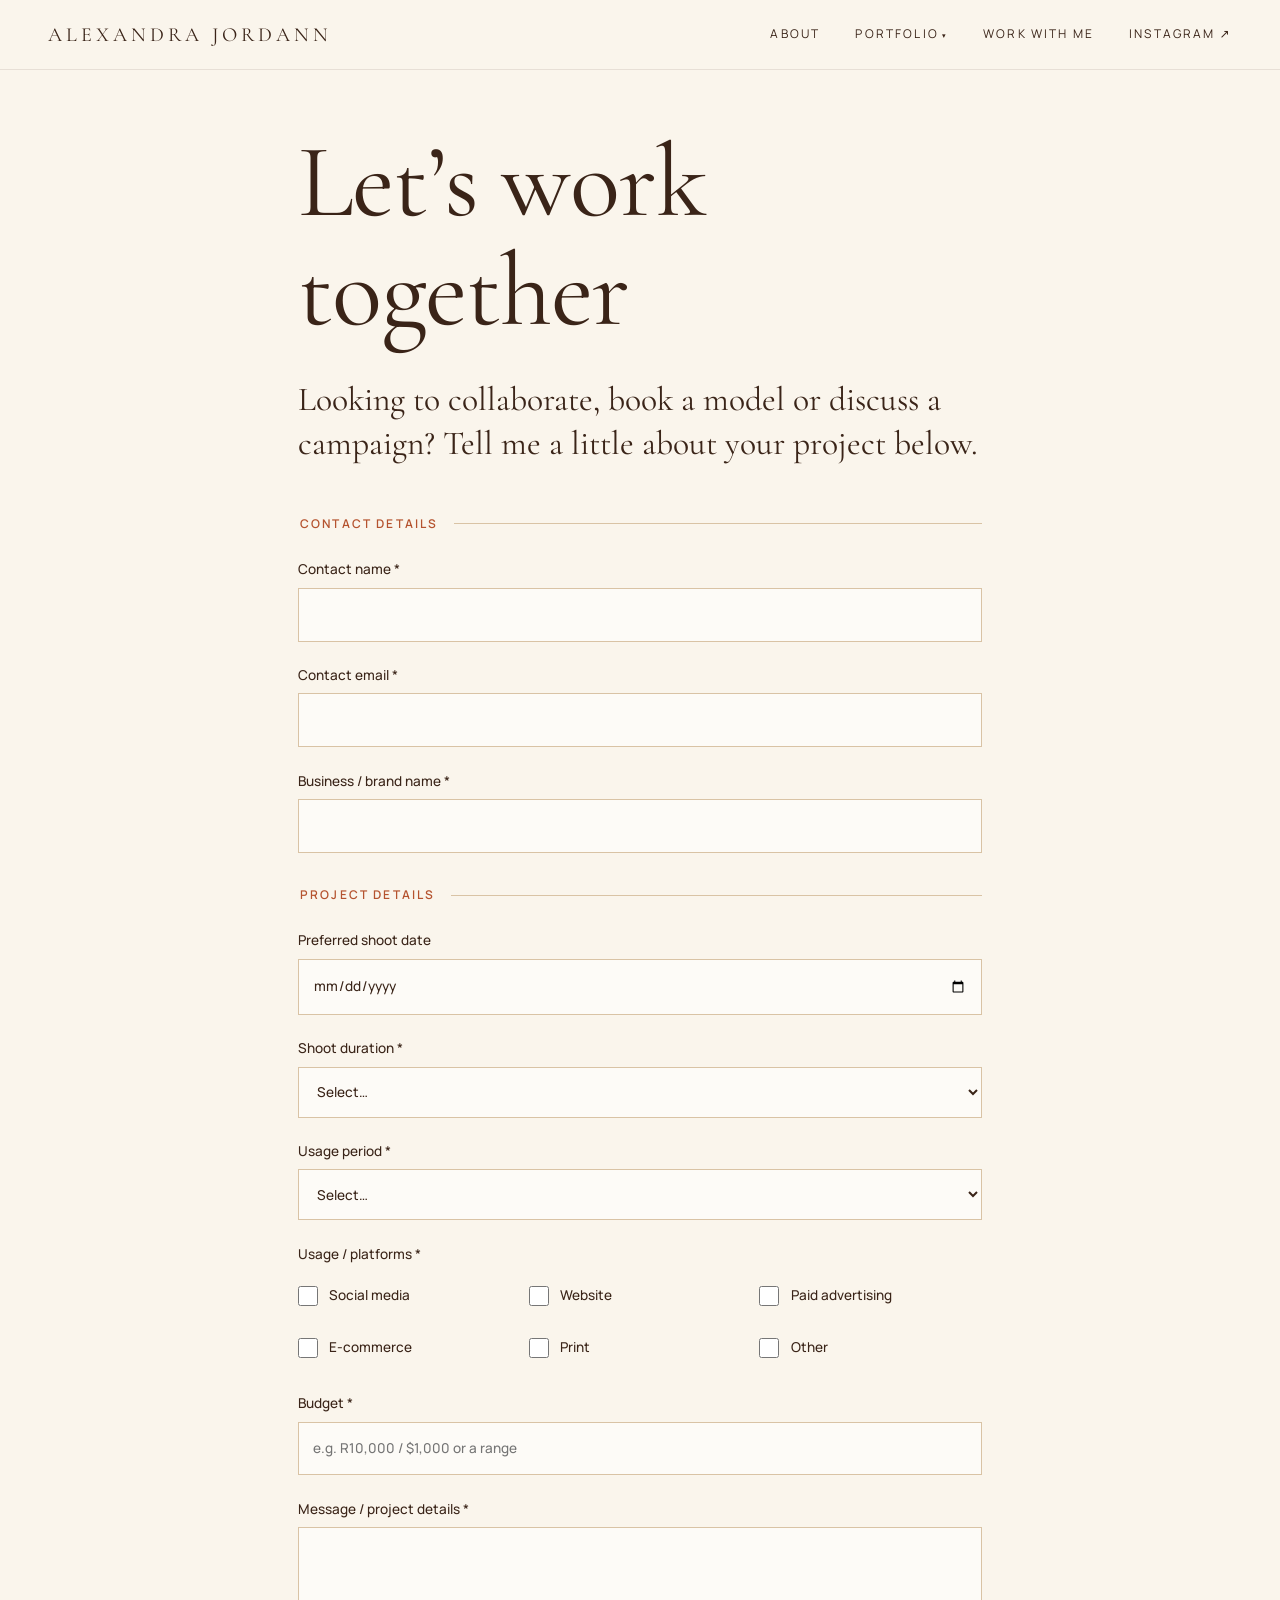
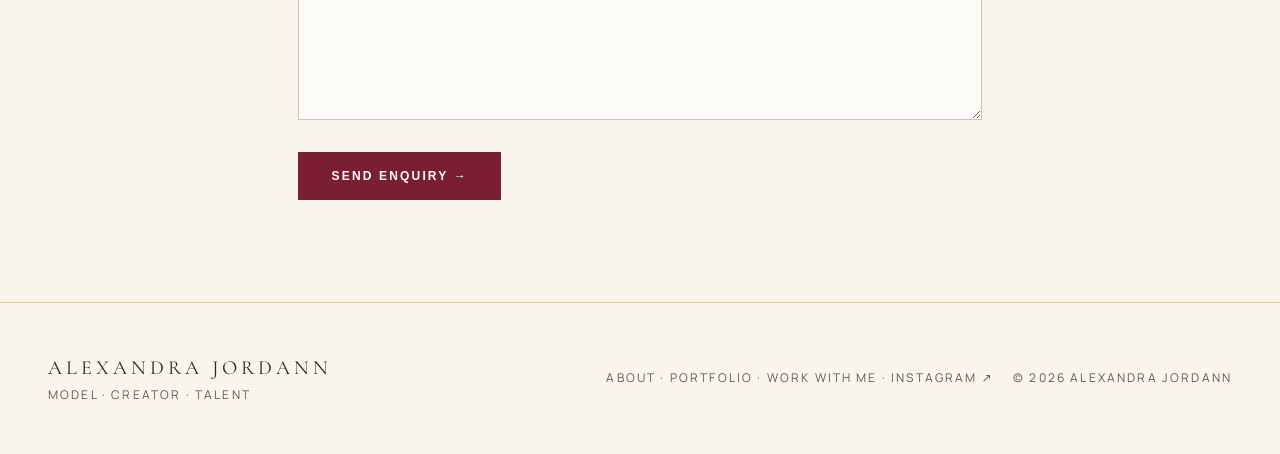
<file: work-with-me.html>
<!DOCTYPE html><html lang="en"><head><meta charset="utf-8"><meta name="viewport" content="width=device-width,initial-scale=1">
<title>Work With Me | Book Alexandra Jordann</title><meta name="description" content="Book model Alexandra Jordann for commercial, beauty, fitness, lifestyle or fashion campaigns. Send a booking enquiry.">
<meta property="og:title" content="Work With Me | Book Alexandra Jordann"><meta property="og:description" content="Book model Alexandra Jordann for commercial, beauty, fitness, lifestyle or fashion campaigns. Send a booking enquiry."><meta property="og:type" content="website"><meta property="og:image" content="https://YOUR-DOMAIN.com/images/hero/hero.jpg">
<link rel="icon" href="data:image/svg+xml,%3Csvg xmlns='http://www.w3.org/2000/svg' viewBox='0 0 100 100'%3E%3Ctext x='50' y='72' font-size='72' text-anchor='middle' font-family='serif' fill='%237a1f33'%3EA%3C/text%3E%3C/svg%3E">
<link rel="preconnect" href="https://fonts.googleapis.com"><link rel="preconnect" href="https://fonts.gstatic.com" crossorigin>
<link href="https://fonts.googleapis.com/css2?family=Cormorant+Garamond:ital,wght@0,400;0,500;1,400&family=Manrope:wght@400;500;600&display=swap" rel="stylesheet">
<link rel="stylesheet" href="css/style.css"></head><body class="">
<a class="skip" href="#main">Skip to content</a>
<header class="nav"><a class="logo" href="index.html">ALEXANDRA JORDANN</a>
<button class="burger" aria-label="Menu" aria-expanded="false"><span></span><span></span></button>
<nav id="menu"><a href="about.html">About</a><details class="drop"><summary>Portfolio</summary><div class="drop-menu"><a href="portfolio.html">Photography Portfolio</a><a href="content-creation.html">Content Creation</a><a href="video-campaigns.html">Video, Acting &amp; Campaigns</a><a href="digitals.html">Digitals &amp; Intro Video</a></div></details><a href="work-with-me.html">Work with me</a><a href="https://www.instagram.com/" class="ig" target="_blank" rel="noopener">Instagram ↗</a></nav></header>
<main id="main">
<section class="wrap work"><h1>Let’s work together</h1><p class="lead">Looking to collaborate, book a model or discuss a campaign? Tell me a little about your project below.</p>
<form id="enq" novalidate><input type="text" name="_gotcha" tabindex="-1" autocomplete="off" class="hp" aria-hidden="true"><input type="hidden" name="_subject" value="New booking enquiry">
<fieldset><legend>Contact details</legend><label>Contact name *<input name="Name" required autocomplete="name"></label><label>Contact email *<input type="email" name="Email" required autocomplete="email"></label><label>Business / brand name *<input name="Business" required></label></fieldset>
<fieldset><legend>Project details</legend><label>Preferred shoot date<input type="date" name="Date"></label>
<label>Shoot duration *<select name="Duration" required><option value="">Select…</option><option>Under 2 hours</option><option>Half day</option><option>Full day</option><option>Multiple days</option><option>Not sure yet</option></select></label>
<label>Usage period *<select name="Usage period" required><option value="">Select…</option><option>3 months</option><option>6 months</option><option>12 months</option><option>Perpetual</option><option>Not sure yet</option></select></label>
<div class="checks"><span>Usage / platforms *</span><label class="chk"><input type="checkbox" name="Platforms" value="Social media"> Social media</label><label class="chk"><input type="checkbox" name="Platforms" value="Website"> Website</label><label class="chk"><input type="checkbox" name="Platforms" value="Paid advertising"> Paid advertising</label><label class="chk"><input type="checkbox" name="Platforms" value="E-commerce"> E-commerce</label><label class="chk"><input type="checkbox" name="Platforms" value="Print"> Print</label><label class="chk"><input type="checkbox" name="Platforms" value="Other"> Other</label></div>
<label>Budget *<input name="Budget" required placeholder="e.g. R10,000 / $1,000 or a range"></label>
<label>Message / project details *<textarea name="Message" rows="7" required></textarea></label></fieldset>
<button class="btn" type="submit">Send enquiry →</button><p id="status" role="status"></p></form></section></main>
<footer><div><p class="logo">ALEXANDRA JORDANN</p><p class="small">Model · Creator · Talent</p></div>
<div class="small"><a href="about.html">About</a> · <a href="portfolio.html">Portfolio</a> · <a href="work-with-me.html">Work with me</a> · <a href="https://www.instagram.com/" target="_blank" rel="noopener">Instagram ↗</a></div>
<p class="small">© <span id="yr">2026</span> Alexandra Jordann</p></footer>
<script src="js/config.js"></script><script src="js/main.js"></script></body></html>
</file>
<file: css/style.css>
:root{--ivory:#faf5ec;--esp:#3a2418;--wine:#7a1f33;--terra:#b5532f;--gold:#b8893a;--tan:#d9c3a5;--ink:#211510;--serif:'Cormorant Garamond',Georgia,serif;--sans:'Manrope',system-ui,sans-serif}
*{box-sizing:border-box;margin:0}html{scroll-behavior:smooth}
body{background:var(--ivory);color:var(--esp);font:400 16px/1.7 var(--sans)}
a{color:inherit;text-decoration:none}:focus-visible{outline:2px solid var(--wine);outline-offset:3px}
.skip{position:absolute;left:-999px}.skip:focus{left:8px;top:8px;background:#fff;padding:8px;z-index:99}
h1,h2,h3,.lead{font-family:var(--serif);font-weight:400;line-height:1.05}
h1{font-size:clamp(3rem,9vw,6.5rem);letter-spacing:-.01em}h2{font-size:clamp(2rem,5vw,3.4rem)}h3{font-size:1.8rem}
.lead{font-size:clamp(1.5rem,3vw,2.1rem);line-height:1.3;margin-bottom:1.2rem}
.label,.small,.nav,.btn,.filters button,legend,figcaption,.scroll,.link{font-size:.75rem;letter-spacing:.18em;text-transform:uppercase}
.label{color:var(--terra);margin-bottom:1rem;font-weight:600}.small{color:var(--esp);opacity:.75}
.wrap{max-width:1200px;margin:0 auto;padding:clamp(4rem,10vw,8rem) clamp(1.25rem,5vw,3rem) 0}
.nav{position:fixed;inset:0 0 auto;z-index:20;display:flex;justify-content:space-between;align-items:center;padding:1.1rem clamp(1.25rem,5vw,3rem);background:rgba(250,245,236,.92);backdrop-filter:blur(8px);border-bottom:1px solid rgba(58,36,24,.1)}
.logo{font-family:var(--serif);font-size:1.25rem;letter-spacing:.2em}
.nav nav{display:flex;gap:2.2rem}.nav nav a{position:relative;padding:.4rem 0;transition:color .3s}
.nav nav a::after{content:"";position:absolute;left:0;bottom:0;width:0;height:1px;background:var(--wine);transition:width .3s}
.nav nav a:hover{color:var(--wine)}.nav nav a:hover::after{width:100%}
.burger{display:none;background:none;border:0;width:44px;height:44px;cursor:pointer}.burger span{display:block;width:24px;height:1.5px;background:var(--esp);margin:6px auto}
@media(max-width:760px){.burger{display:block}.nav nav{position:absolute;top:100%;left:0;right:0;background:var(--ivory);flex-direction:column;gap:0;padding:0 1.25rem;max-height:0;overflow:hidden;transition:max-height .4s}.nav nav.open{max-height:320px;border-bottom:1px solid var(--tan)}.nav nav a{padding:1rem 0;border-top:1px solid rgba(58,36,24,.1);font-size:.85rem}}
.ph-wrap{position:relative;overflow:hidden;background:var(--tan)}.ph-wrap img{width:100%;height:100%;object-fit:cover;display:block;transition:transform .8s}
.ph-wrap.ph img{visibility:hidden}.ph-wrap.ph::after{content:attr(data-label);position:absolute;inset:0;display:grid;place-items:center;text-align:center;padding:1rem;font-size:.7rem;letter-spacing:.15em;color:var(--esp);background:repeating-linear-gradient(45deg,#e6d4b8,#e6d4b8 12px,#dcc7a6 12px,#dcc7a6 24px)}
.btn{display:inline-block;background:var(--wine);color:#fff;padding:1.05rem 2.1rem;border:0;cursor:pointer;font-weight:600;transition:background .3s;min-height:48px}.btn:hover{background:var(--terra)}
.link{border-bottom:1px solid var(--wine);padding-bottom:3px;color:var(--wine);font-weight:600}.link:hover{color:var(--terra);border-color:var(--terra)}
.hero{position:relative;height:100svh;min-height:560px}.hero .ph-wrap{position:absolute;inset:0}.hero img{object-position:center 20%}
.hero::before{content:"";position:absolute;inset:0;z-index:1;background:linear-gradient(to top,rgba(33,21,16,.65),rgba(33,21,16,0) 55%)}
.hero-text{position:absolute;z-index:2;left:clamp(1.25rem,5vw,3rem);bottom:clamp(3rem,9vh,6rem);color:#fff}.hero-text .label{color:#f0d9b5}.hero-text h1{margin-bottom:.8rem}.hero-text .btn{margin-top:1rem}
.scroll{position:absolute;z-index:2;right:clamp(1.25rem,5vw,3rem);bottom:2rem;color:#fff}
.intro{max-width:900px;text-align:center}.intro .lead{font-size:clamp(1.6rem,3.4vw,2.5rem)}
.areas{list-style:none;padding:0;border-top:1px solid var(--tan)}.areas li{display:grid;grid-template-columns:3rem 1fr;gap:0 1rem;padding:1.6rem 0;border-bottom:1px solid var(--tan);transition:padding .4s}
.areas li:hover{padding-left:1rem}.areas li:hover h3{color:var(--wine)}.num{color:var(--gold);font-family:var(--serif);font-size:1.2rem;grid-row:span 2}
@media(min-width:800px){.areas li{grid-template-columns:4rem 1fr 1fr;align-items:baseline}.num{grid-row:auto}}
.trusted{text-align:center}.trusted p{margin:.6rem 0 2.5rem;opacity:.8}
.brands{list-style:none;padding:0;display:grid;grid-template-columns:repeat(2,1fr);gap:1px;background:var(--tan);border:1px solid var(--tan)}
.brands li{background:var(--ivory);display:grid;place-items:center;min-height:100px;padding:1rem;font-family:var(--serif);font-size:1.4rem;letter-spacing:.08em}.brands img{max-height:40px;max-width:140px}
@media(min-width:760px){.brands{grid-template-columns:repeat(4,1fr)}}
.cta{text-align:center;padding:clamp(5rem,12vw,9rem) 1.25rem;margin-top:clamp(4rem,10vw,8rem);background:var(--ink);color:var(--ivory)}.cta h2{margin-bottom:2rem}
h1+.split,h1+.filters,h1+.lead{margin-top:2rem}
.split{display:grid;gap:3rem}@media(min-width:900px){.split{grid-template-columns:1fr 1fr;gap:5rem}}
.pics{display:grid;grid-template-columns:1.3fr 1fr;gap:1rem;align-items:end}.pics .ph-wrap:first-child{aspect-ratio:3/4}.pics .ph-wrap:last-child{aspect-ratio:2/3}
.bio p{margin-bottom:1.2rem}.bio .btn{margin-top:1rem}
.caps{list-style:none;padding:0;display:grid;grid-template-columns:repeat(auto-fit,minmax(200px,1fr));border-top:1px solid var(--tan)}
.caps li{font-family:var(--serif);font-size:1.7rem;padding:1.6rem 0;border-bottom:1px solid var(--tan)}.caps li::before{content:"— ";color:var(--terra)}
.filters{display:flex;flex-wrap:wrap;gap:.3rem 1.6rem;margin-bottom:2.5rem;border-bottom:1px solid var(--tan)}
.filters button{background:none;border:0;padding:.9rem 0;cursor:pointer;color:var(--esp);opacity:.6;font-family:var(--sans);border-bottom:1px solid transparent;margin-bottom:-1px}.filters .on,.filters button:hover{opacity:1;color:var(--wine);border-color:var(--wine)}
dialog{border:0;background:rgba(33,21,16,.96);width:100vw;height:100dvh;max-width:none;max-height:none;color:#fff;margin:0}dialog[open]{display:grid;place-items:center}
dialog img{max-width:88vw;max-height:80dvh;object-fit:contain}dialog p{position:absolute;bottom:1.2rem;font-size:.75rem;letter-spacing:.18em;text-transform:uppercase}
dialog button{position:absolute;background:none;border:0;color:#fff;font-size:2.6rem;width:56px;height:56px;cursor:pointer}dialog .x{top:.5rem;right:.5rem}dialog .pv{left:.3rem}dialog .nx{right:.3rem}dialog button:hover{color:var(--gold)}
.work{max-width:780px}form{margin-top:3rem}fieldset{border:0;border-top:1px solid var(--tan);padding:1.5rem 0 2rem;display:grid;gap:1.4rem}legend{color:var(--terra);font-weight:600;padding-right:1rem}
label,.checks>span{display:grid;gap:.4rem;font-size:.85rem;font-weight:500}
input,select,textarea{font:inherit;color:var(--esp);background:#fff9;border:1px solid var(--tan);padding:.9rem;min-height:48px;width:100%;border-radius:0}input:focus,select:focus,textarea:focus{outline:2px solid var(--wine);border-color:var(--wine)}
.checks{display:grid;grid-template-columns:repeat(auto-fit,minmax(170px,1fr));gap:.5rem}.checks>span{grid-column:1/-1}.chk{display:flex;align-items:center;gap:.7rem;min-height:44px}.chk input{width:20px;min-height:0;height:20px;accent-color:var(--wine)}
.hp{position:absolute;left:-9999px}#status{margin-top:1rem;color:var(--wine)}
footer{margin-top:clamp(4rem,8vw,7rem);padding:3rem clamp(1.25rem,5vw,3rem);border-top:1px solid var(--tan);display:grid;gap:1.2rem}footer a:hover{color:var(--wine)}
@media(min-width:800px){footer{grid-template-columns:1fr auto auto;align-items:center}}
.cta+footer{margin-top:0}
.reveal{opacity:0;transform:translateY(16px);transition:opacity .9s,transform .9s}.reveal.in{opacity:1;transform:none}
@media(prefers-reduced-motion:reduce){*{transition:none!important;scroll-behavior:auto}.reveal{opacity:1;transform:none}}
[hidden]{display:none!important}
/* Portfolio: every block below is a self-contained, fully filled rectangle, so gaps are always identical and there are never holes */
.pf,.vg{--g:.7rem;display:grid;gap:var(--g);transition:opacity .25s}.pf.fade,.vg.fade{opacity:0}
.blk{display:grid;grid-template-columns:repeat(2,1fr);gap:var(--g)}
.it{aspect-ratio:4/5;cursor:pointer}.it img{position:absolute;inset:0}.it:hover img{transform:scale(1.03)}
.it figcaption{position:absolute;left:0;right:0;bottom:0;padding:1.5rem 1rem .8rem;color:#fff;background:linear-gradient(transparent,rgba(33,21,16,.6));opacity:0;transition:opacity .4s;z-index:1}.it:hover figcaption,.it:focus-visible figcaption{opacity:1}
@media(max-width:899px){.blk.n1 .it,.blk.n3 .it.s1{grid-column:1/-1;aspect-ratio:4/3}}
@media(min-width:900px){
.pf,.vg{--g:1.2rem}.blk{grid-template-columns:repeat(12,1fr);grid-template-rows:1fr}.blk .it{aspect-ratio:auto}
.blk.fl,.blk.fr{aspect-ratio:12/7.5;grid-template-rows:1fr 1fr}
.blk.fl .it.s1{grid-column:1/6;grid-row:1/3}.blk.fl .it.s2{grid-column:6/13;grid-row:1}.blk.fl .it.s3{grid-column:6/13;grid-row:2}
.blk.fr .it.s1{grid-column:8/13;grid-row:1/3}.blk.fr .it.s2{grid-column:1/8;grid-row:1}.blk.fr .it.s3{grid-column:1/8;grid-row:2}
.blk.tri{aspect-ratio:12/6}.blk.tri .it.s1{grid-column:1/5}.blk.tri .it.s2{grid-column:5/9}.blk.tri .it.s3{grid-column:9/13}
.blk.duo{aspect-ratio:12/5.5}.blk.duo .it.s1{grid-column:1/8}.blk.duo .it.s2{grid-column:8/13}
.blk.duo2{aspect-ratio:12/8}.blk.duo2 .it.s1{grid-column:1/7}.blk.duo2 .it.s2{grid-column:7/13}
.blk.pan{aspect-ratio:21/9}.blk.pan .it.s1{grid-column:1/13}
.vg{grid-template-columns:repeat(4,1fr)}}
/* Video cards */
.vg{grid-template-columns:repeat(2,1fr);row-gap:1.8rem}
.vc{background:none;border:0;padding:0;text-align:left;cursor:pointer;color:inherit;font:inherit;display:block}
.vt{aspect-ratio:9/14;display:block;border:1px solid var(--tan)}.vt.ph::after{place-items:end center;padding-bottom:1.2rem}
.play{position:absolute;left:50%;top:50%;width:54px;height:54px;margin:-27px;border-radius:50%;border:1px solid #fff;background:rgba(33,21,16,.35);z-index:2;transition:background .3s}
.play::after{content:"";position:absolute;left:21px;top:16px;border-left:15px solid #fff;border-top:10px solid transparent;border-bottom:10px solid transparent}
.vc:hover .play,.vc:focus-visible .play{background:var(--wine)}.vc:hover img{transform:scale(1.03)}
.vm{display:block;padding-top:.8rem}.vm small{display:block;color:var(--terra);letter-spacing:.14em;text-transform:uppercase;font-size:.7rem;font-weight:600}.vm strong{font:400 1.35rem/1.2 var(--serif)}
#vb .stage{display:grid;place-items:center;width:100%}#vb video{max-width:92vw;max-height:76dvh;background:#000}#vb iframe{width:min(92vw,900px);aspect-ratio:16/9;border:0}
#vb .soon{letter-spacing:.15em;text-transform:uppercase;font-size:.8rem;text-align:center}#vb .stage .btn{max-width:80vw}
dialog button{z-index:3}.vcap a{color:var(--gold);margin-left:1rem;border-bottom:1px solid var(--gold)}.vcap{left:0;right:0;text-align:center}

/* ---- Portfolio submenu ---- */
.drop{position:relative}.drop>summary{cursor:pointer;list-style:none;padding:.4rem 0}
.drop>summary::-webkit-details-marker{display:none}.drop>summary::after{content:" ▾";font-size:.6em;vertical-align:middle}
.drop[open]>summary::after{content:" ▴"}
.drop-menu{display:flex;flex-direction:column;gap:.2rem;padding:.6rem 0 1rem 1rem}
@media(min-width:760px){
 .drop-menu{position:absolute;top:100%;left:0;background:var(--ivory);border:1px solid var(--tan);padding:1rem 1.4rem;min-width:240px;box-shadow:0 14px 34px rgba(33,21,16,.1);z-index:5}
 .drop-menu a{padding:.5rem 0;white-space:nowrap}
}
.drop-menu a:hover{color:var(--wine)}

/* ---- Staggered reveal (also used by portfolio/video grids) ---- */
.blk.reveal,.vc.reveal{transition-delay:calc(var(--i,0)*70ms)}
@media(prefers-reduced-motion:reduce){.blk.reveal,.vc.reveal{transition-delay:0ms}}

/* ---- Testimonials ---- */
.testimonials{border-top:1px solid var(--tan);margin-top:3rem;padding-top:3rem}
.t-grid{display:grid;gap:1.4rem;grid-template-columns:1fr}
@media(min-width:760px){.t-grid{grid-template-columns:repeat(2,1fr)}}
.t-card{border:1px solid var(--tan);padding:2rem;background:#fff6;display:flex;flex-direction:column;gap:1rem}
.t-card .mark{font-family:var(--serif);font-size:3rem;line-height:.5;color:var(--terra)}
.t-card blockquote{margin:0;font-family:var(--serif);font-size:1.3rem;line-height:1.5}
.t-who{display:flex;align-items:center;gap:.9rem;margin-top:auto}
.t-who img{width:40px;height:40px;object-fit:contain}
.t-who .n{font-weight:600;font-size:.9rem}.t-who .r{opacity:.7;font-size:.82rem}
.t-card a.src{font-size:.75rem;letter-spacing:.1em;text-transform:uppercase;color:var(--wine);border-bottom:1px solid var(--wine);align-self:flex-start}
.t-empty{opacity:.65;font-style:italic}

/* ---- Digitals page ---- */
.dig-grid{display:grid;grid-template-columns:repeat(2,1fr);gap:.9rem;border-top:1px solid var(--tan);padding-top:2.5rem}
@media(min-width:760px){.dig-grid{grid-template-columns:repeat(4,1fr)}}
.dig-grid figure{aspect-ratio:3/4}
.dig-grid figcaption{text-align:center;margin-top:.5rem;font-size:.75rem;letter-spacing:.1em;text-transform:uppercase;color:var(--esp);opacity:.75}
.intro-video{margin-top:4rem;border-top:1px solid var(--tan);padding-top:2.5rem}
.intro-video .stage-wrap{max-width:640px}
.intro-video video,.intro-video iframe{width:100%;aspect-ratio:9/16;max-height:80vh;background:#000;border:0;display:block}
@media(min-width:760px){.intro-video video,.intro-video iframe{aspect-ratio:16/9;max-height:none}}
.page-copy{max-width:720px;margin-bottom:2.5rem}
</file>
